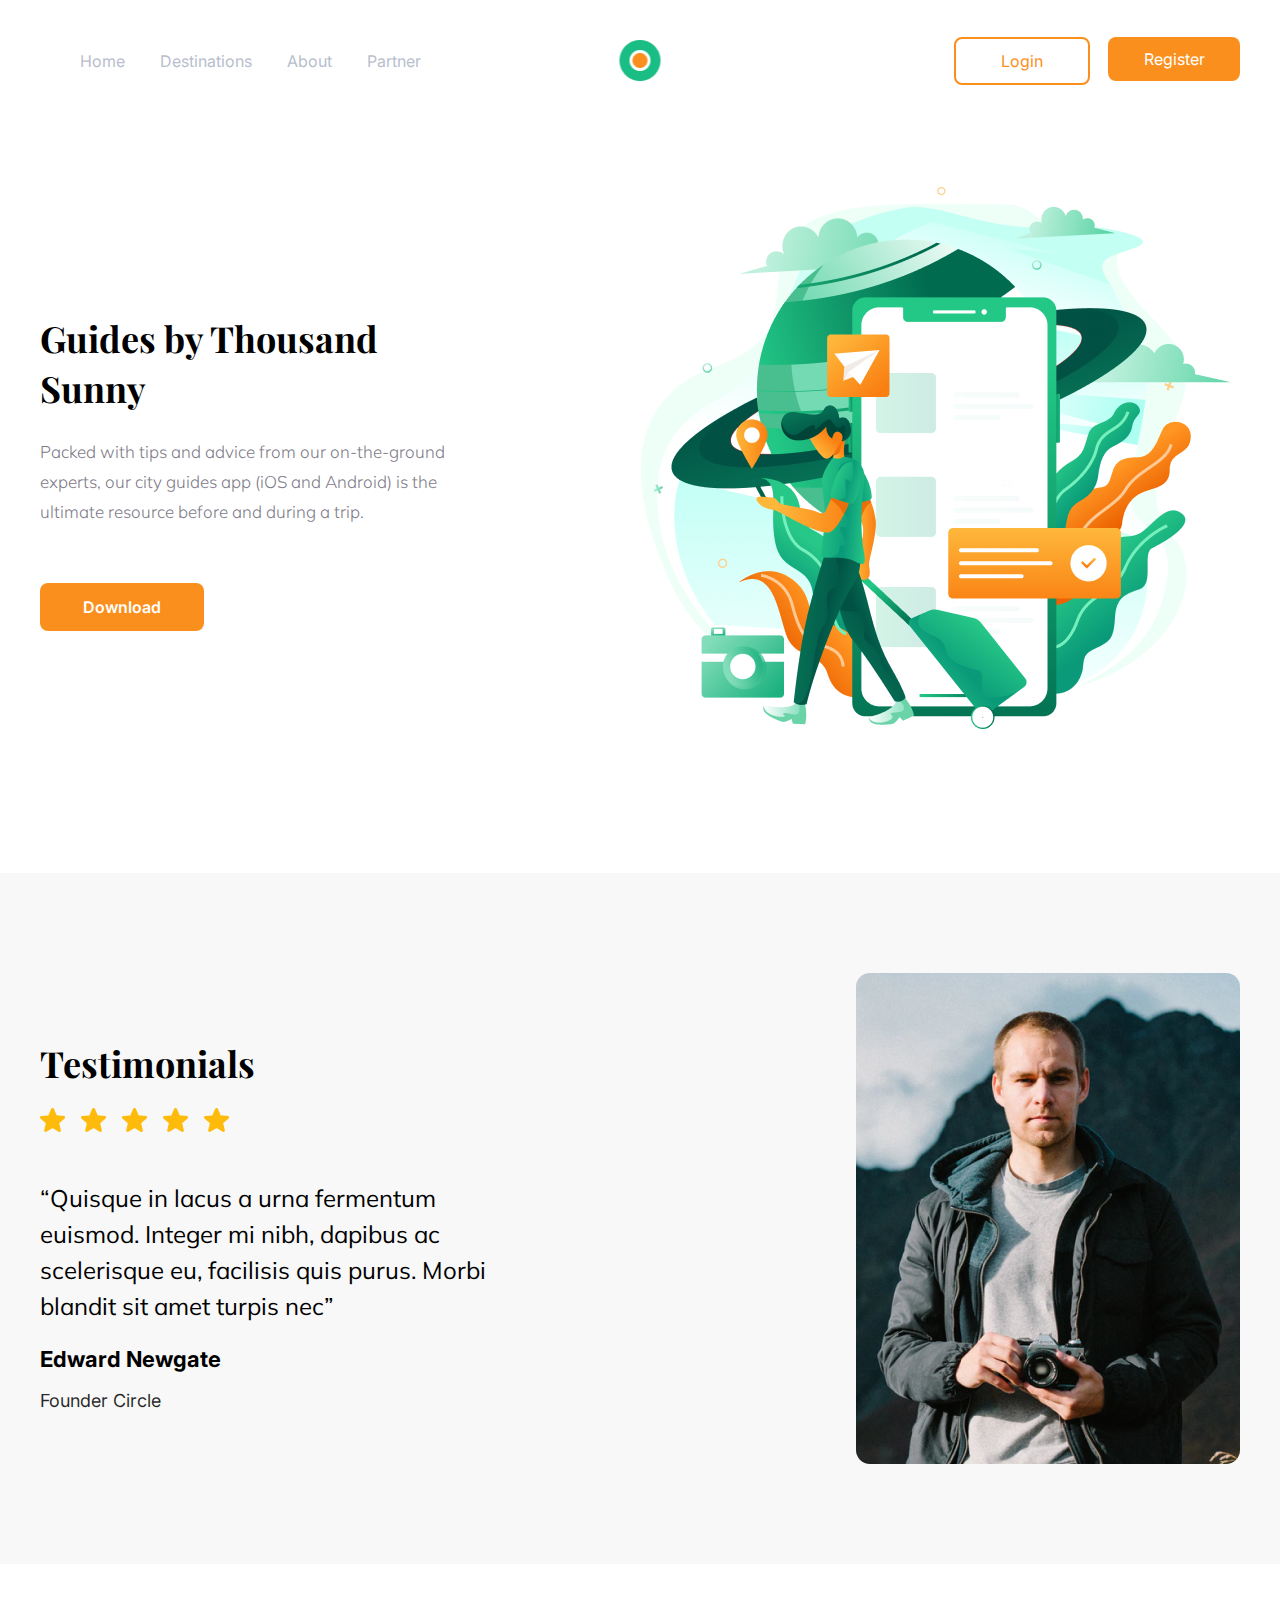
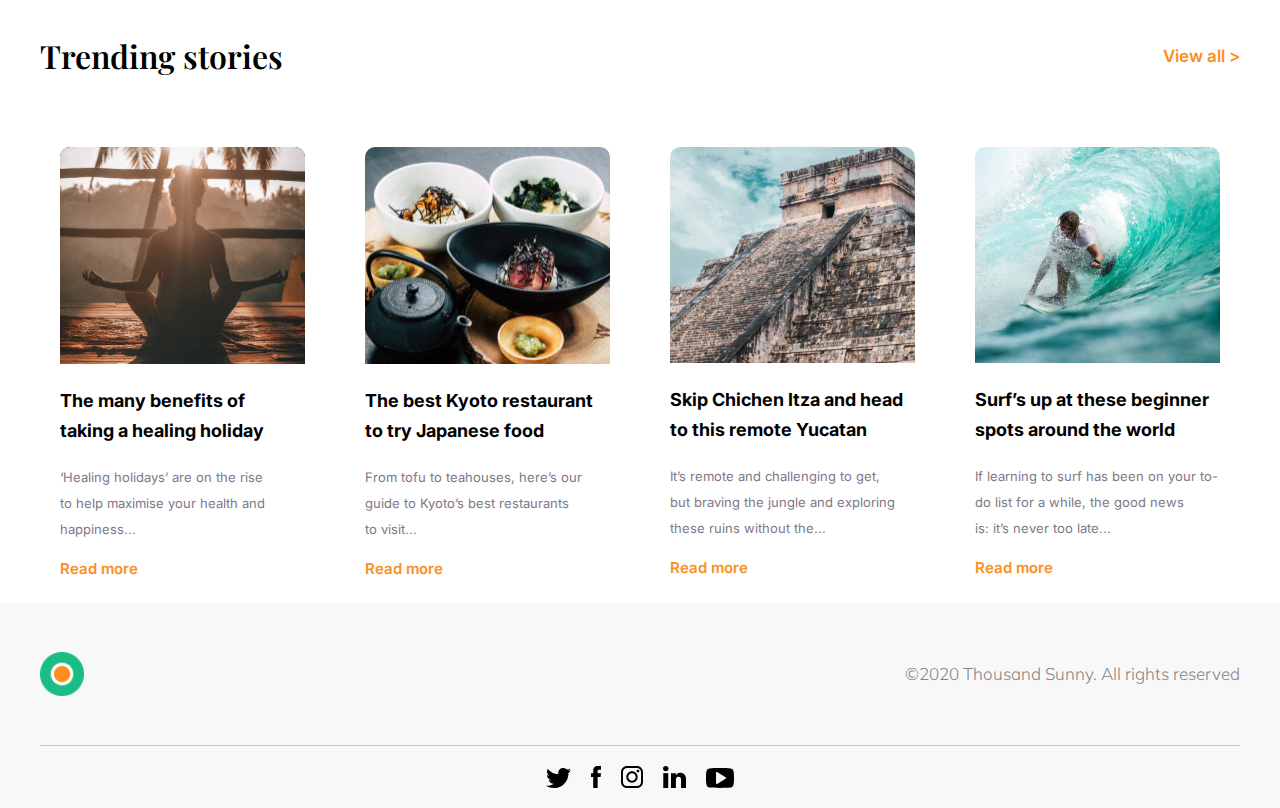
<file: index.html>
<!DOCTYPE html>
<html lang="en">
<head>
    <meta charset="UTF-8">
    <meta name="viewport" content="width=device-width, initial-scale=1.0">
    <title>Thousand</title>
    <link rel="stylesheet" href="/css/styles.css">
    <link href="https://fonts.googleapis.com/css2?family=Mulish:ital,wght@0,200..1000;1,200..1000&display=swap" rel="stylesheet">
    <link href="https://fonts.googleapis.com/css2?family=Playfair+Display:ital,wght@0,400..900;1,400..900&display=swap" rel="stylesheet">
    <link rel="preconnect" href="https://fonts.googleapis.com">
    <link rel="preconnect" href="https://fonts.gstatic.com" crossorigin>
    <link href="https://fonts.googleapis.com/css2?family=Inter:ital,opsz,wght@0,14..32,100..900;1,14..32,100..900&display=swap" rel="stylesheet">
</head>
<body>
    <div class="main-container">
        <header>
            <nav class="top-nav">
                <div class="logo">
                    <img src="/images/logo.png" alt="Logo">
                </div>
                <div class="hamburger" id="hamburger">
                    <span></span>
                    <span></span>
                    <span></span>
                </div>
                <ul class="nav-links" id="nav-links">
                    <li><a href="#">Home</a></li>
                    <li><a href="#">Destinations</a></li>
                    <li><a href="#">About</a></li>
                    <li><a href="#">Partner</a></li>
                </ul>

                <div class="auth-buttons">
                    <a href="#" class="login-btn">Login</a>
                    <a href="#" class="register-btn">Register</a>
                </div>    
            </nav>
        </header>
        
        <section class="hero">
            <div class="guides-by">
                <h1>Guides by Thousand<br>Sunny</h1>
                <p>Packed with tips and advice from our on-the-ground<br>
                experts, our city guides app (iOS and Android) is the<br>
                ultimate resource before and during a trip.</p>
                <a href="#" class="download-link">Download</a>
            </div>
            <div class="image-container">
            <img src="images/Thousand-03.png" alt="Thousand" class="central-photo">
            </div>
        </section>

        <section class="Testimonials">
        <div class="container">
            <div class="second__page">
                <div class="second_text">
                    <h2 class="second__title">Testimonials</h2>
                    <img src="/images/stars.png" class="second__stars">
                    <p class="second__paragraph">
                        “Quisque in lacus a urna fermentum<br>
                        euismod. Integer mi nibh, dapibus ac<br>
                        scelerisque eu, facilisis quis purus. Morbi<br>
                        blandit sit amet turpis nec”
                    </p>
                    <p class="bio">Edward Newgate</p>
                    <p class="bio2">Founder Circle</p>
                </div>
                <img src="/images/image 6.png" alt="Edward Newgate" class="men__cam">
            </div>
        </div>
    </section>


        <section class="trending-stories">
            <div class="container">
            <div class="trending-header">
                <h2 class="trending-title">Trending stories</h2>
                <a href="#" class="view-all">View all ></a>
            </div>
            <div class="blogs-grid">
                <div class="blog">
                    <img src="images/relaxedWoman.svg" alt="Benefits of taking a healing holiday">
                    <h3>The many benefits of<br>
                        taking a healing holiday</h3>
                    <p>‘Healing holidays’ are on the rise<br>
                        to help maximise your health and<br>
                        happiness...</p>
                    <a href="#">Read more</a>
                </div>
                <div class="blog">
                    <img src="/images/food.svg" alt="Kyoto restaurant">
                    <h3>The best Kyoto restaurant<br> 
                        to try Japanese food</h3>
                    <p>From tofu to teahouses, here’s our<br> 
                        guide to Kyoto’s best restaurants<br> 
                        to visit...</p>
                    <a href="#">Read more</a>
                </div>
                <div class="blog">
                    <img src="images/buildings.svg" alt="Yucatan trip">
                    <h3>Skip Chichen Itza and head<br> 
                        to this remote Yucatan</h3>
                    <p>It’s remote and challenging to get,<br> 
                        but braving the jungle and exploring<br> 
                        these ruins without the...</p>
                    <a href="#">Read more</a>
                </div>
                <div class="blog">
                    <img src="images/surf.svg" alt="Surfing spots">
                    <h3>Surf’s up at these beginner<br> 
                        spots around the world</h3>
                    <p>If learning to surf has been on your to-<br>
                        do list for a while, the good news<br> 
                        is: it’s never too late...</p>
                    <a href="#">Read more</a>
                </div>
            </div>
            </div>
        </section>

        <footer class="footer">
            <div class="container">
                <div class="footer__top">
                    <img src="/images/logo.png" class="footer__logo" alt="Logo">
                    <p class="footer__text">©2020 Thousand Sunny. All rights reserved</p>
                </div>
                <hr class="footer__hr">
                <div class="footer__bottom">
                    <a href="#" class="fab fa-twitter"><img src="/images/Frame.svg"></a>
                    <a href="#" class="fab fa-facebook-f"><img src="/images/Frame2.svg"></a>
                    <a href="#" class="fab fa-instagram"><img src="/images/Frame3.svg"></a>
                    <a href="#" class="fab fa-linkedin-in"><img src="/images/Frame4.svg"></a>
                    <a href="#" class="fab fa-youtube"><img src="/images/Frame5.svg"></a>
                </div>
            </div>
        </footer>  
    </div>

    <script>
        
        const hamburger = document.getElementById('hamburger');
        const navLinks = document.getElementById('nav-links');

        hamburger.addEventListener('click', () => {
            
            navLinks.classList.toggle('active');
        });
    </script>

</body>

</html>
</file>
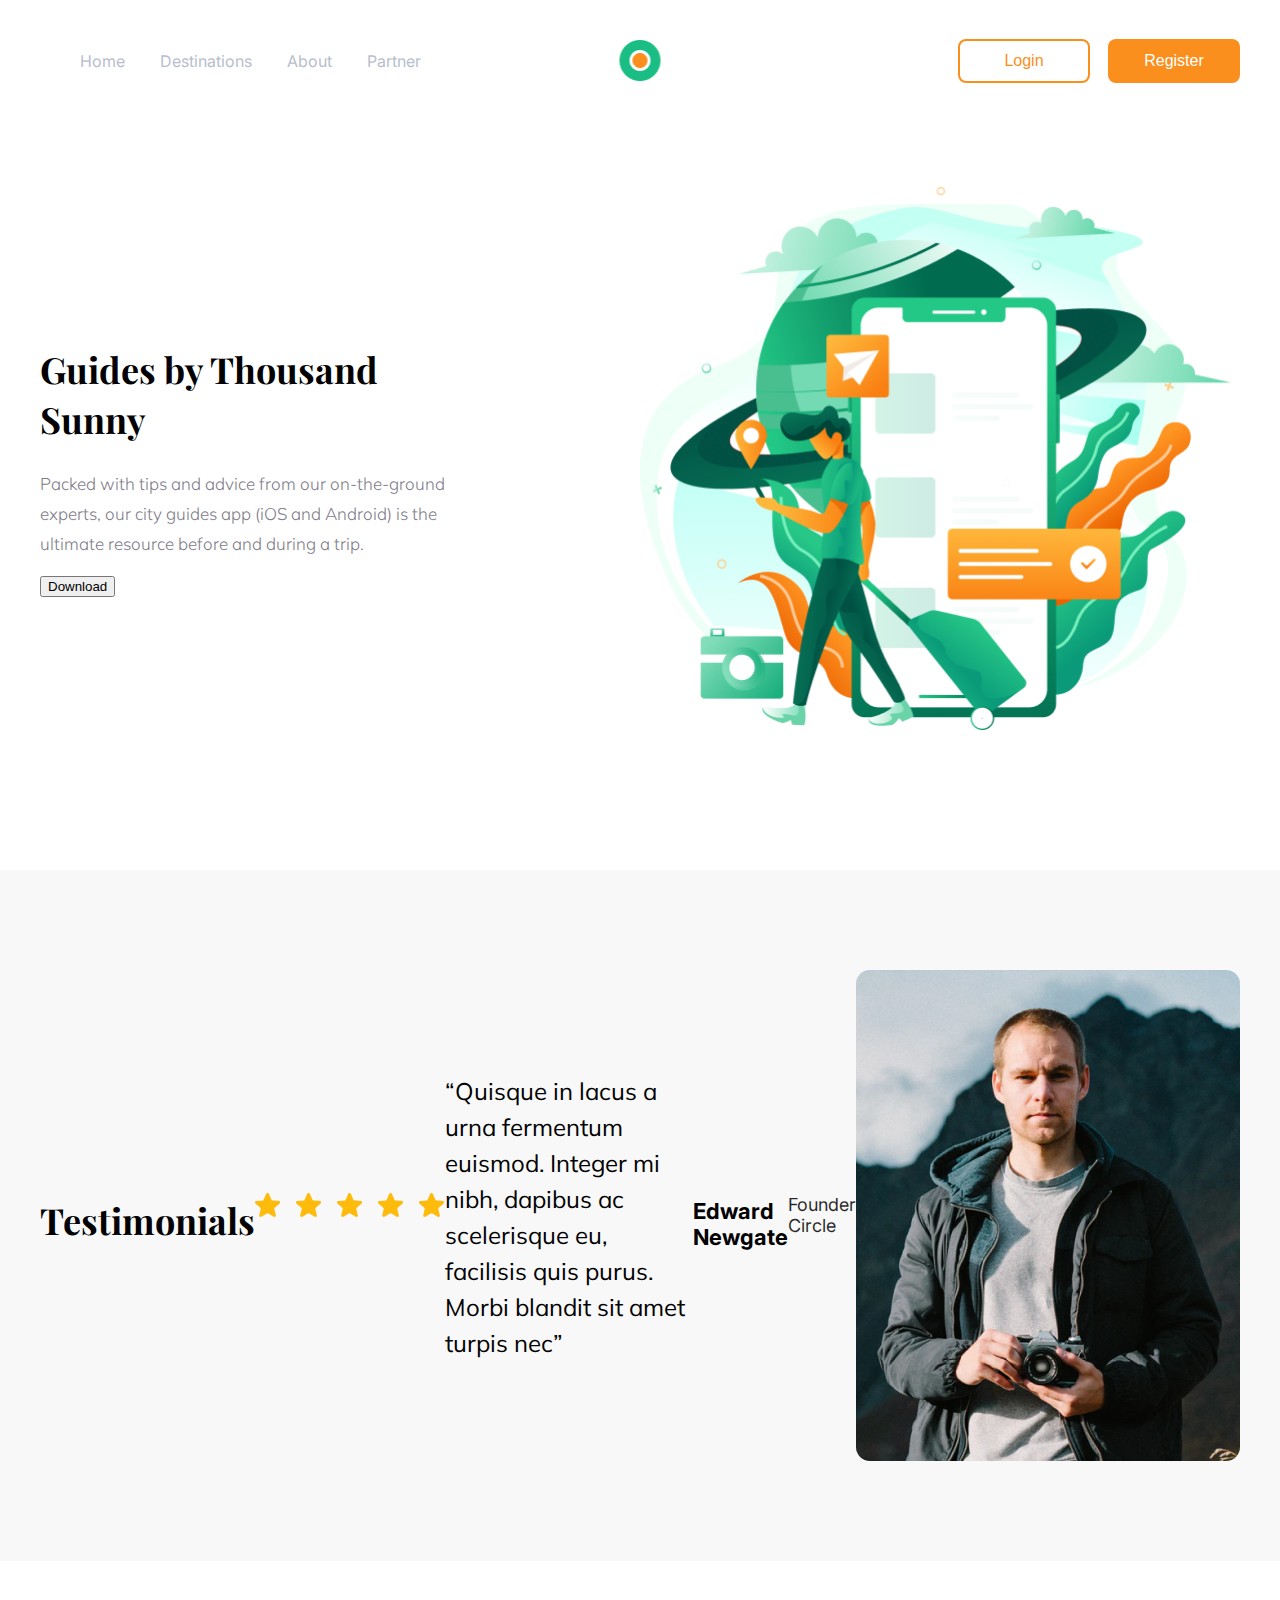
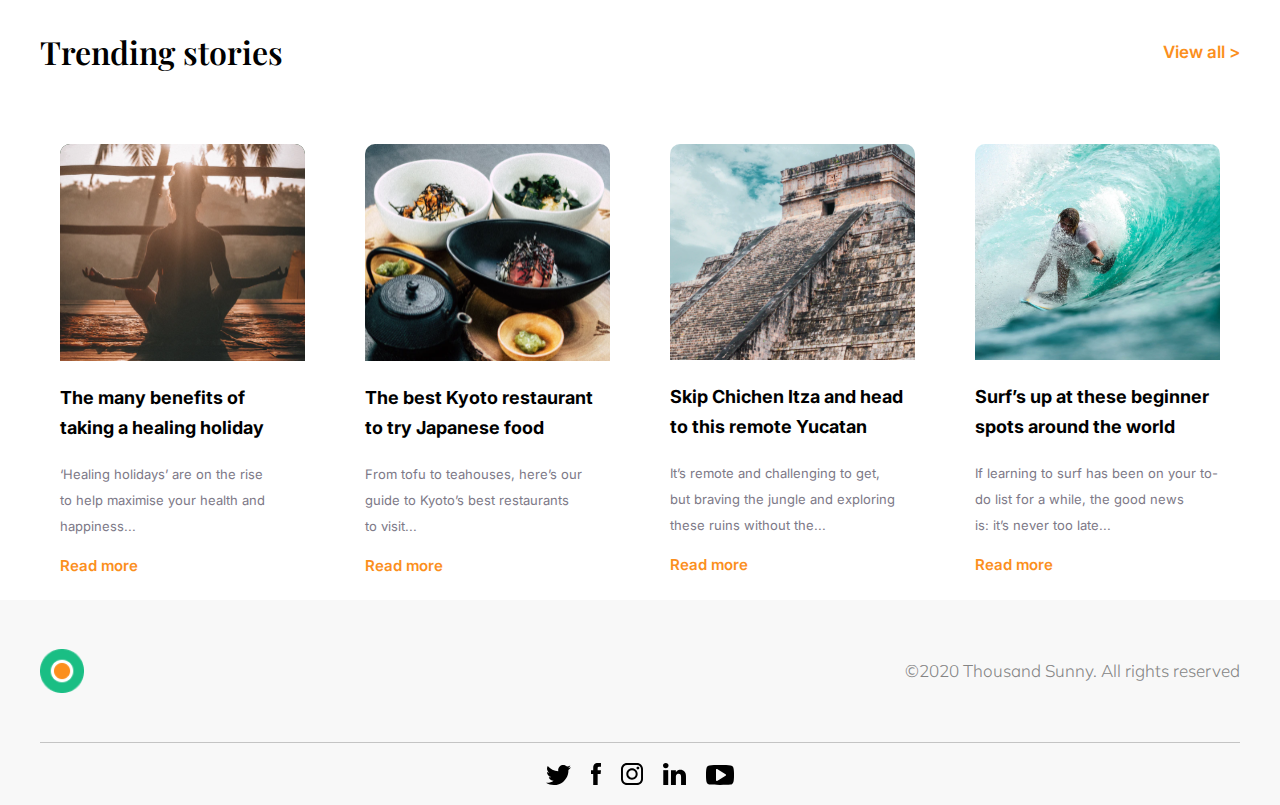
<file: index1.html>
<!DOCTYPE html>
<html lang="en">
<head>
    <meta charset="UTF-8">
    <meta name="viewport" content="width=device-width, initial-scale=1.0">
    <title>Thousand</title>
    <link rel="stylesheet" href="/css/styles.css">
    <link href="https://fonts.googleapis.com/css2?family=Mulish:ital,wght@0,200..1000;1,200..1000&display=swap" rel="stylesheet">
    <link href="https://fonts.googleapis.com/css2?family=Playfair+Display:ital,wght@0,400..900;1,400..900&display=swap" rel="stylesheet">
    <link rel="preconnect" href="https://fonts.googleapis.com">
    <link rel="preconnect" href="https://fonts.gstatic.com" crossorigin>
    <link href="https://fonts.googleapis.com/css2?family=Inter:ital,opsz,wght@0,14..32,100..900;1,14..32,100..900&display=swap" rel="stylesheet">
</head>
<body>
    <div class="main-container">
        <header>
            <nav class="top-nav">
                <ul class="nav-links">
                    <li><a href="#">Home</a></li>
                    <li><a href="#">Destinations</a></li>
                    <li><a href="#">About</a></li>
                    <li><a href="#">Partner</a></li>
                </ul>
                <div class="logo">
                    <img src="/images/logo.png" alt="Logo">
                </div>
                <div class="auth-buttons">
                    <button class="login-btn">Login</button>
                    <button class="register-btn">Register</button>
                </div>
            </nav>
        </header>
        
        <section class="hero">
            <div class="guides-section"></div>
            <div class="guides-by">
                <h1>Guides by Thousand<br>Sunny</h1>
                <p>Packed with tips and advice from our on-the-ground<br>
                experts, our city guides app (iOS and Android) is the<br>
                ultimate resource before and during a trip.</p>
                <button class="download-button">Download</button>
            </div>
            <img src="images/Thousand-03.png" alt="Thousand" class="central-photo">
        </section>

        <section class="Testimonials">
            <div class="container">
                <div class="second__page">
                    <h2 class="second__title">Testimonials</h2>
                    <img src="/images/stars.png" class="second__stars">
                    <p class="second__paragraph">
                        “Quisque in lacus a urna fermentum euismod. Integer mi nibh, dapibus ac scelerisque eu, facilisis quis purus. Morbi blandit sit amet turpis nec”
                    </p>
                    <p class="bio">
                        Edward Newgate
                    </p>
                    <p class="bio2">
                        Founder Circle
                    </p>
                    <img src="/images/image 6.png" class="men__cam">

                
                </div>
            </div>
        </section>

        <section class="trending-stories">
            <div class="container">
            <div class="trending-header">
                <h2 class="trending-title">Trending stories</h2>
                <a href="#" class="view-all">View all ></a>
            </div>
            <div class="blogs-grid">
                <div class="blog">
                    <img src="images/relaxedWoman.svg" alt="Benefits of taking a healing holiday">
                    <h3>The many benefits of<br> 
                        taking a healing holiday</h3>
                    <p>‘Healing holidays’ are on the rise<br> 
                        to help maximise your health and<br> 
                        happiness...</p>
                    <a href="#">Read more</a>
                </div>
                <div class="blog">
                    <img src="images/food.svg" alt="Kyoto restaurant">
                    <h3>The best Kyoto restaurant<br> 
                        to try Japanese food</h3>
                    <p>From tofu to teahouses, here’s our<br> 
                        guide to Kyoto’s best restaurants<br> 
                        to visit...</p>
                    <a href="#">Read more</a>
                </div>
                <div class="blog">
                    <img src="images/buildings.svg" alt="Yucatan trip">
                    <h3>Skip Chichen Itza and head<br> 
                        to this remote Yucatan</h3>
                    <p>It’s remote and challenging to get,<br> 
                        but braving the jungle and exploring<br> 
                        these ruins without the...</p>
                    <a href="#">Read more</a>
                </div>
                <div class="blog">
                    <img src="images/surf.svg" alt="Surfing spots">
                    <h3>Surf’s up at these beginner<br> 
                        spots around the world</h3>
                    <p>If learning to surf has been on your to-<br>
                        do list for a while, the good news<br> 
                        is: it’s never too late...</p>
                    <a href="#">Read more</a>
                </div>
            </div>
            </div>
        </section>

        <footer class="footer">
            <div class="container">
                <div class="footer__top">
                    <img src="/images/logo.png" class="footer__logo" alt="Logo">
                    <p class="footer__text">©2020 Thousand Sunny. All rights reserved</p>
                </div>
                <hr class="footer__hr">
                <div class="footer__bottom">
                    <a href="#" class="fab fa-twitter"><img src="images/Frame.svg"></a>
                    <a href="#" class="fab fa-facebook-f"><img src="images/Frame2.svg"></a>
                    <a href="#" class="fab fa-instagram"><img src="images/Frame3.svg"></a>
                    <a href="#" class="fab fa-linkedin-in"><img src="images/Frame4.svg"></a>
                    <a href="#" class="fab fa-youtube"><img src="images/Frame5.svg"></a>
                </div>
            </div>
        </footer>  
    </div>
</body>

</html>
</file>
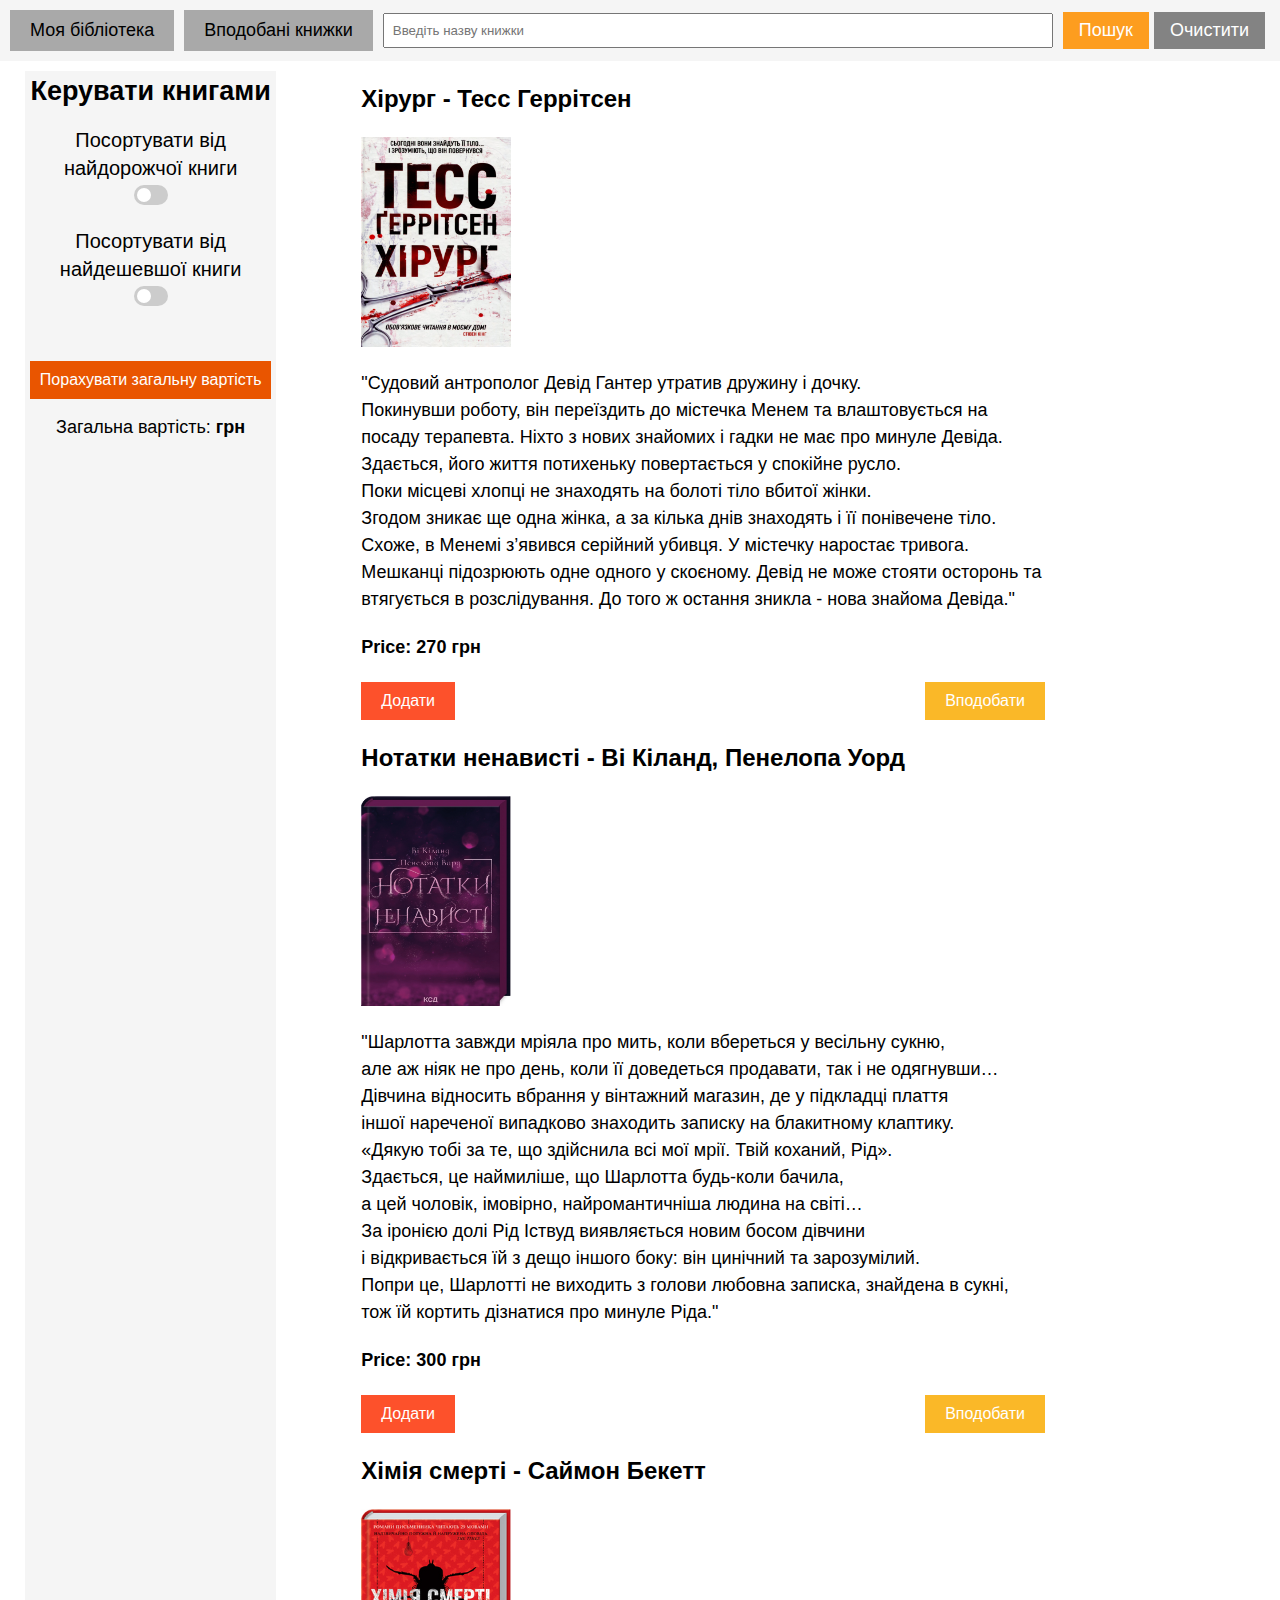
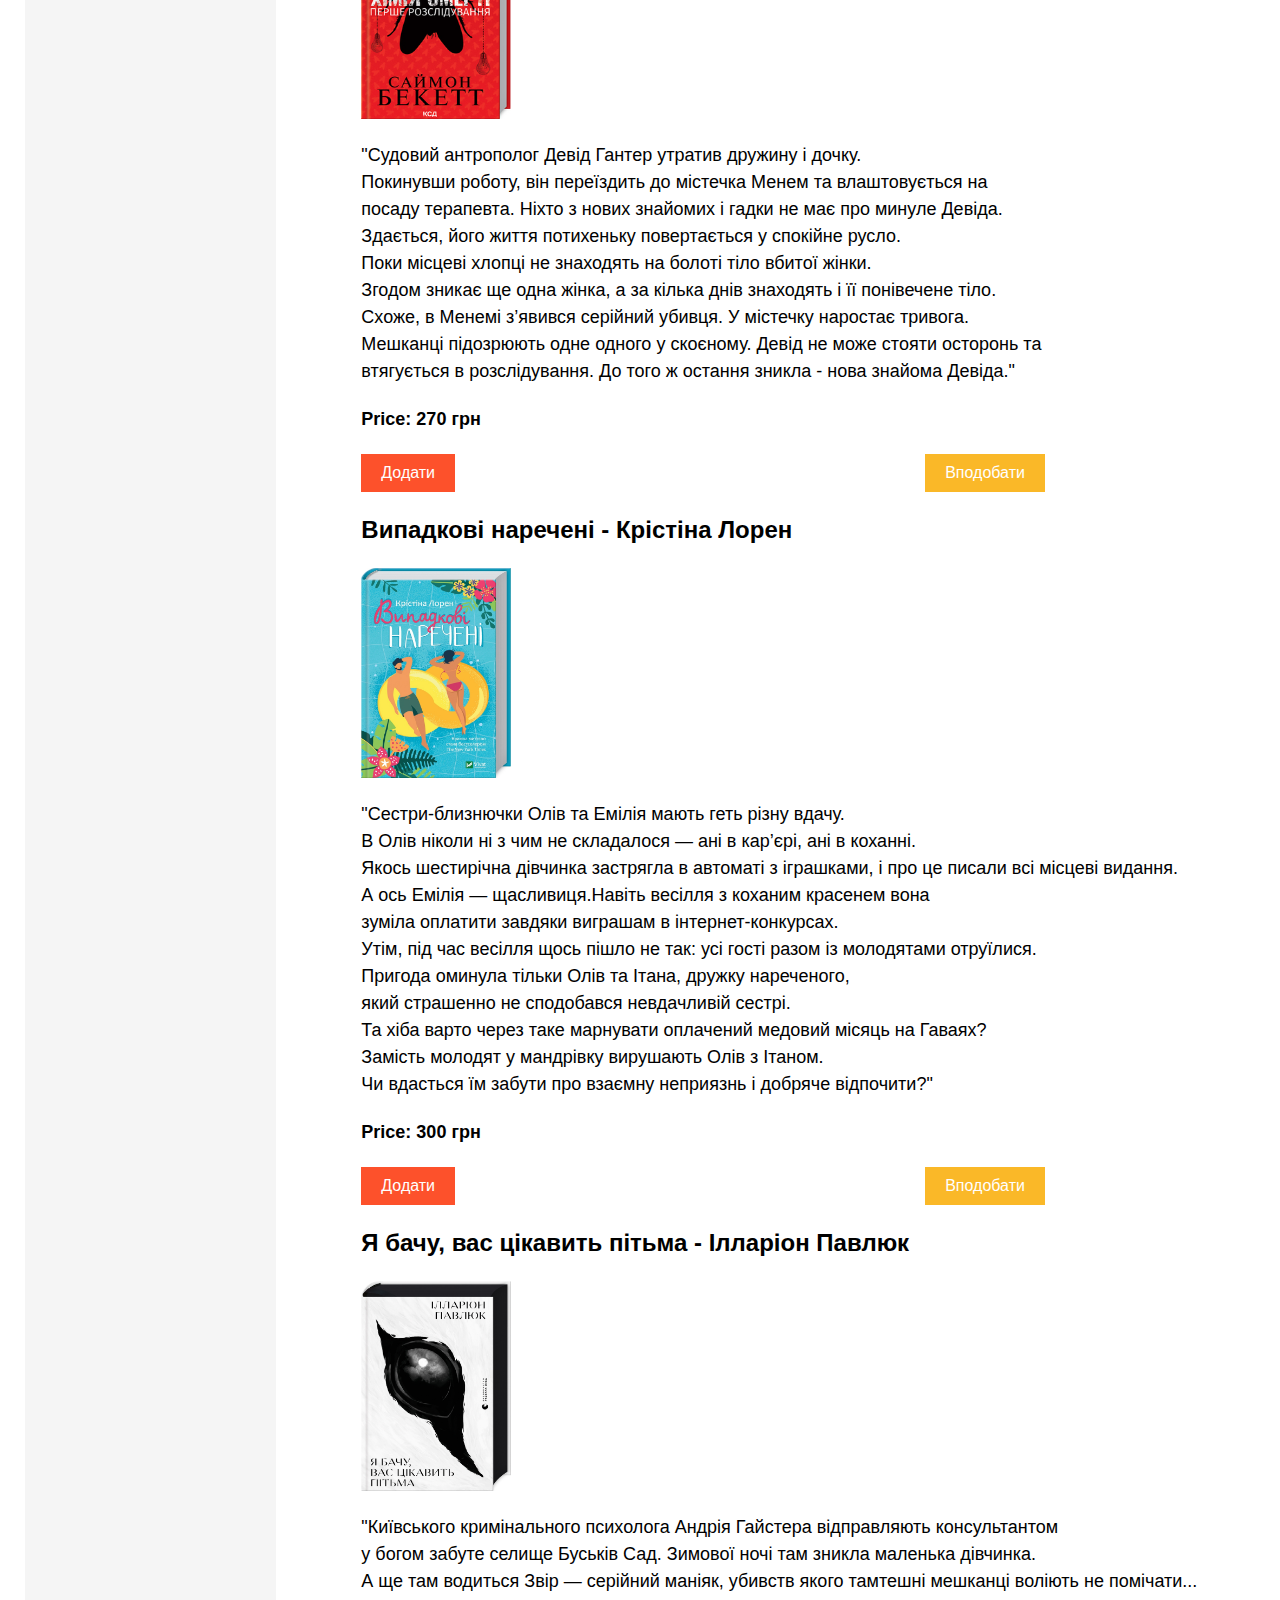
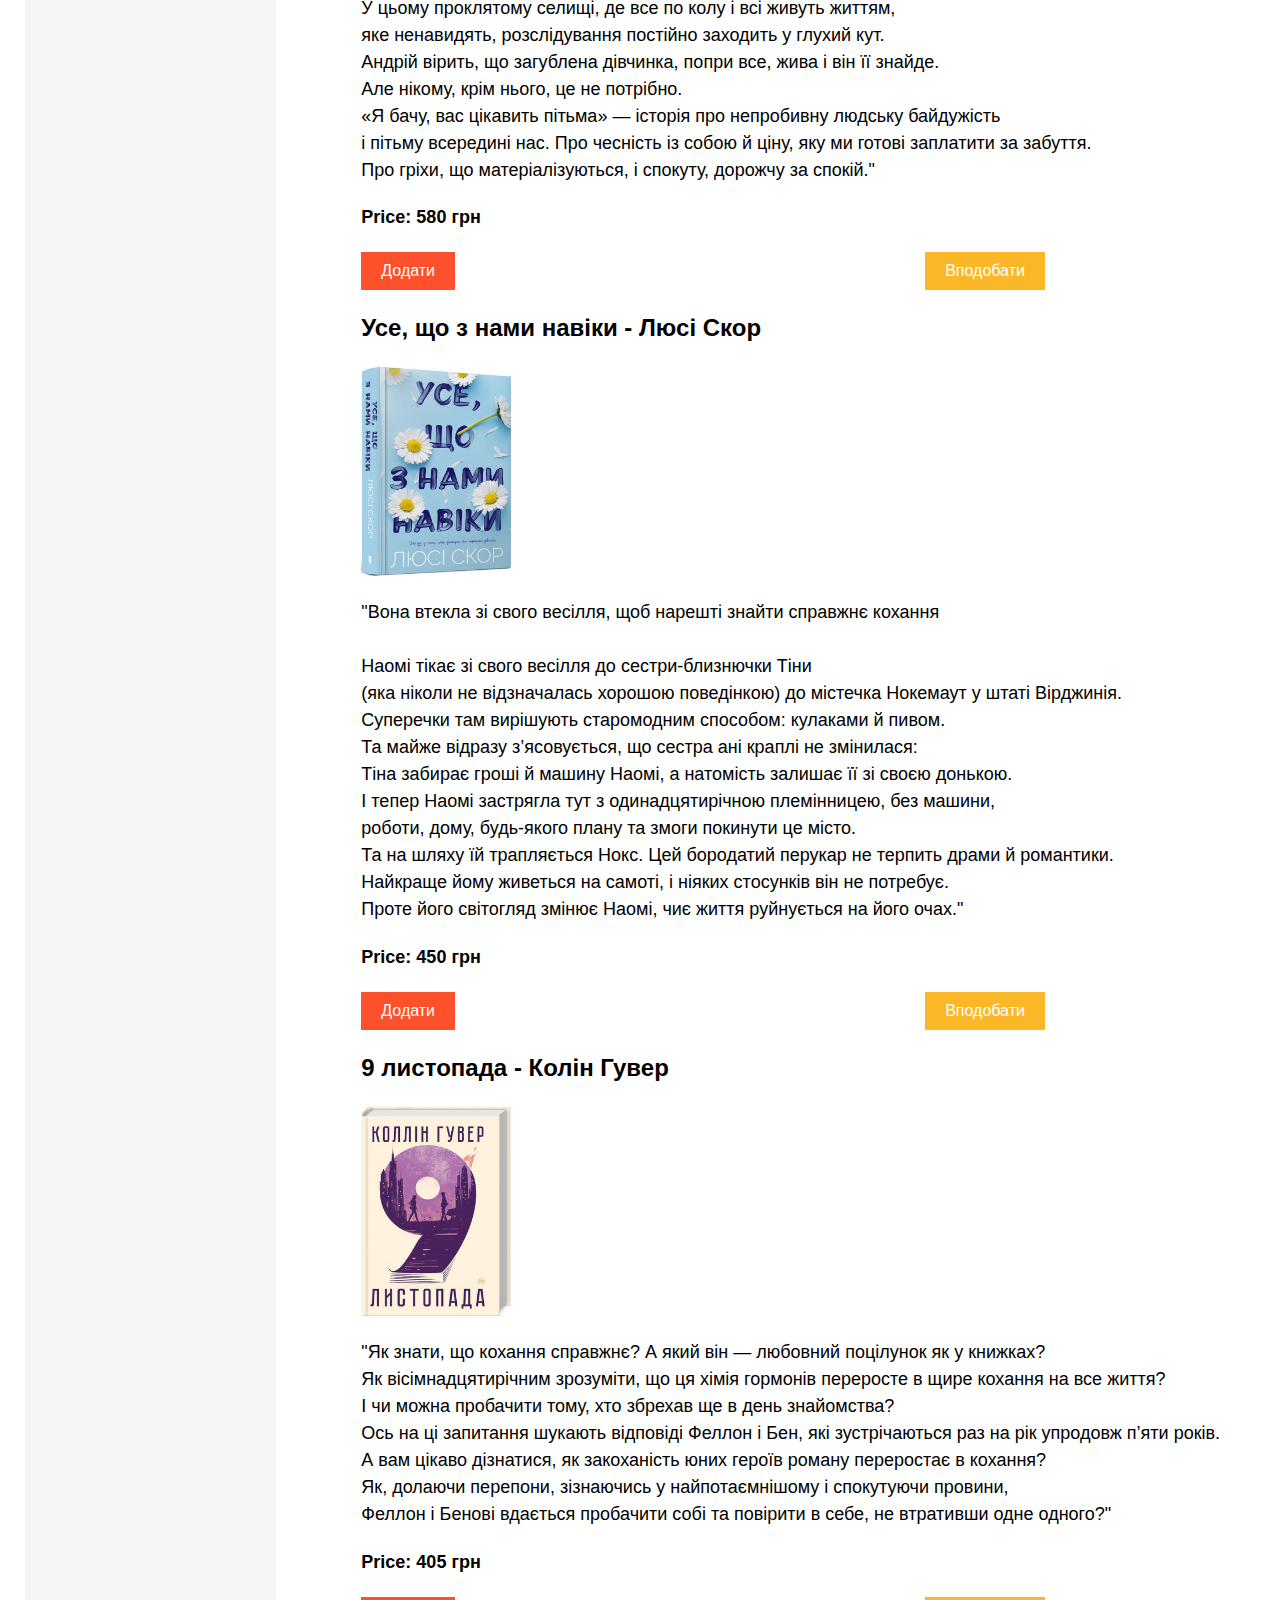
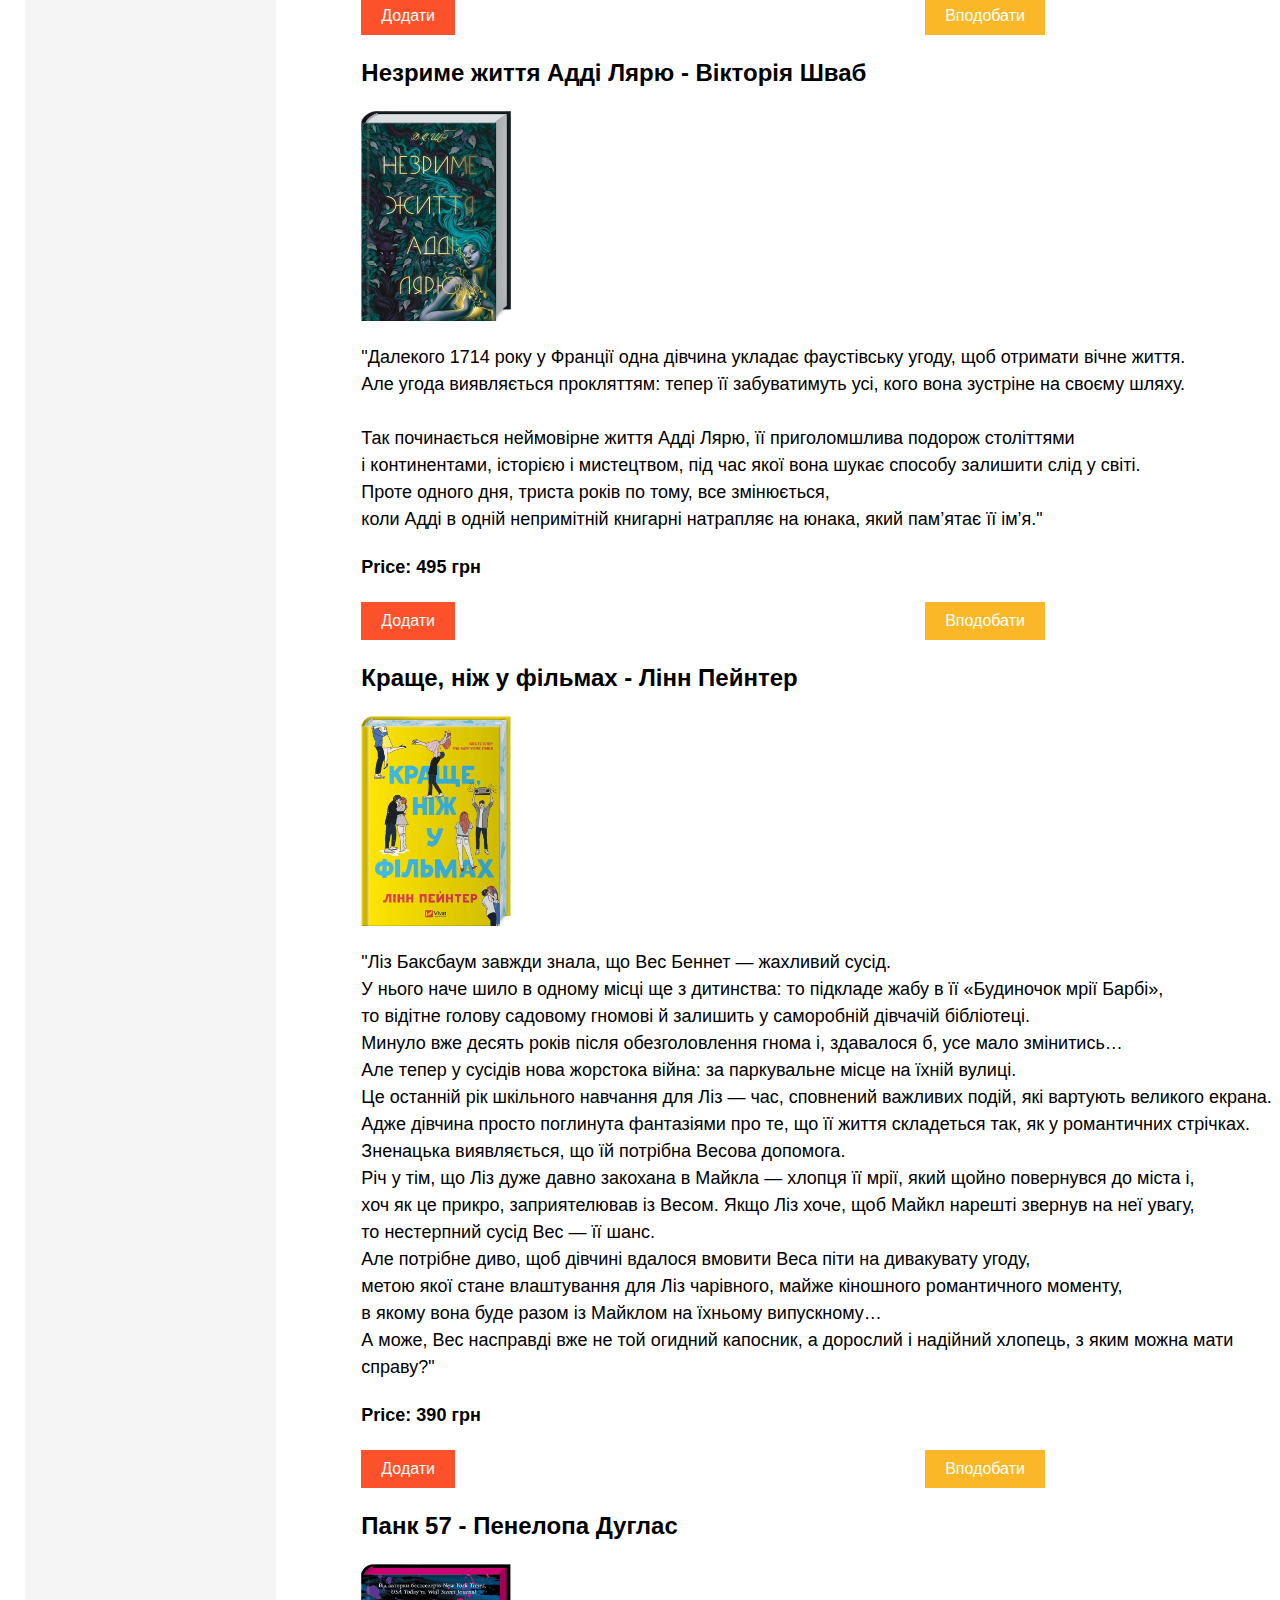
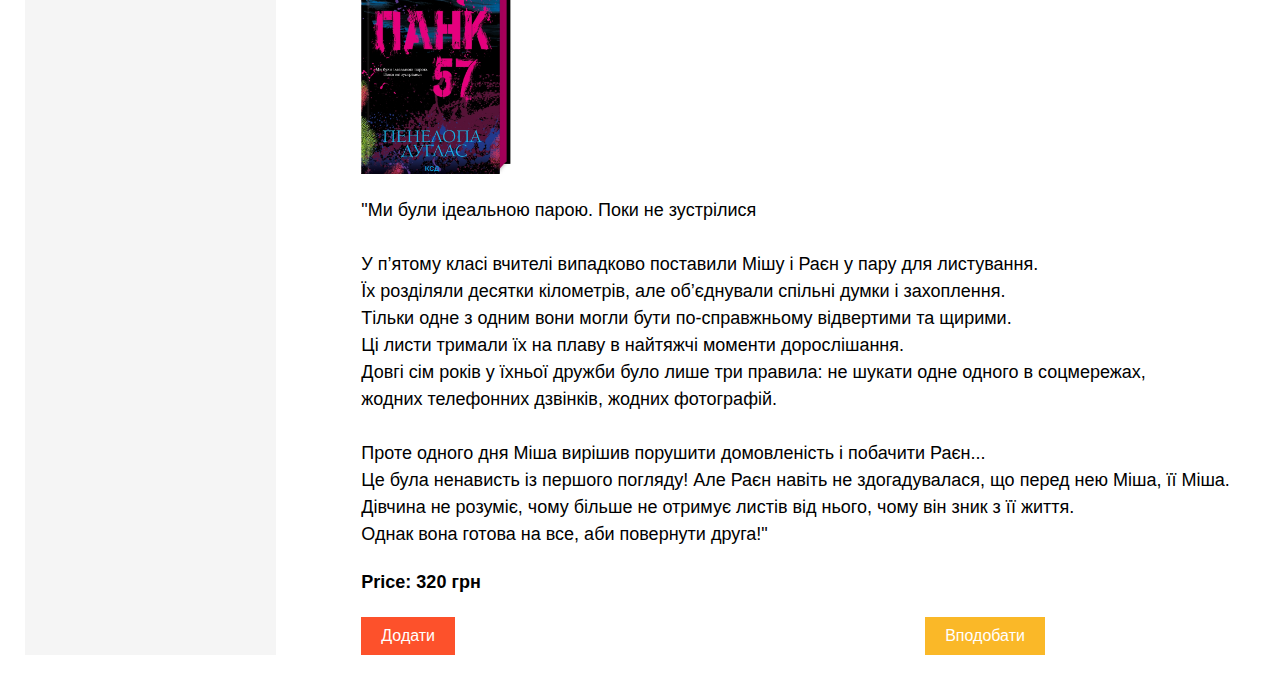
<file: lab3.index.html>
<!DOCTYPE html>
<html lang="en">
<head>
    <meta charset="UTF-8">
    <meta name="viewport" content="width=device-width, initial-scale=1.0">
    <title>My Page</title>
    <link rel="stylesheet" href="styles.css">
    <script src="script.js" defer></script>
</head>
<body>
    <header>
        <nav>
            <a class="nav_btn">Моя бібліотека</a>
            <a class="nav_btn">Вподобані книжки</a>
            <input type="text" placeholder="Введіть назву книжки" class="search-bar" id="search-bar">
            <a class="search-btn" id="search-btn">Пошук</a>
            <a class="clear-btn" id="clear-btn">Очистити</a>
        </nav>
    </header>

    <main>
        <aside>
            <h2>Керувати книгами</h2>
            <div class="label-switch">
                <label for="sort-expensive">Посортувати від</label>
                <label for="sort-expensive">найдорожчої книги</label>
                <label class="switch">
                    <input type="checkbox" id="sort-expensive">
                    <span class="slider round"></span>
                </label>
            </div>
            <div class="label-switch">
                <label for="sort-cheap">Посортувати від</label>
                <label for="sort-cheap">найдешевшої книги</label>
                <label class="switch">
                    <input type="checkbox" id="sort-cheap">
                    <span class="slider round"></span>
                </label>
            </div>
            <button class="count-btn" id="count-btn">Порахувати загальну вартість</button>
            <p>Загальна вартість: <span class="total-expenses">грн</span></p>
        </aside>
        
        <section class="books-cards" id="books-cards">
           
        </section>
    </main>

</body>
</html>
</file>
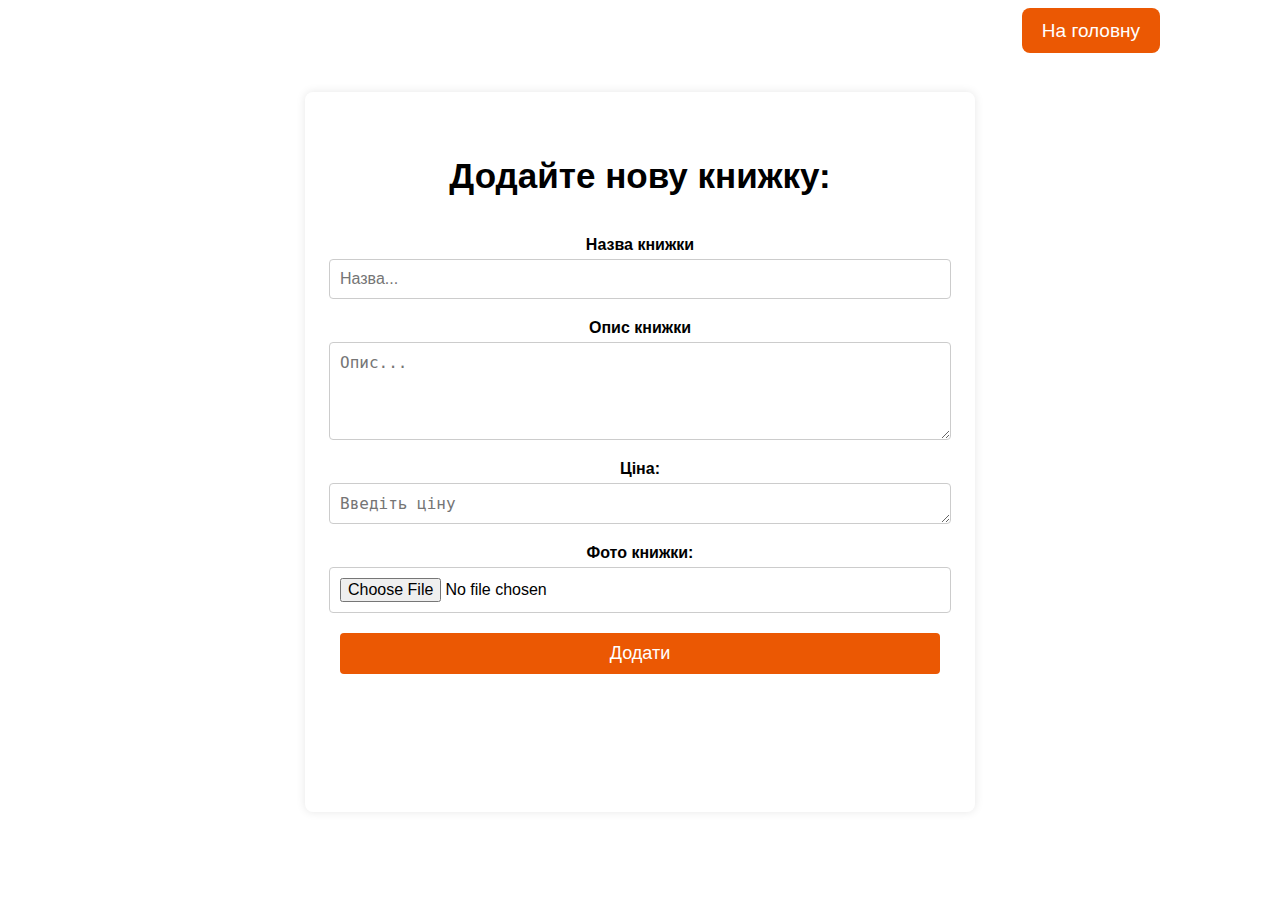
<file: addPage/lab4.add-page.html>
<!DOCTYPE html>
<html lang="en">
<head>
    <meta charset="UTF-8">
    <meta name="viewport" content="width=device-width, initial-scale=1.0">
    <link rel="stylesheet" href="style.add-page.css">
    <script src="script.add-page.js" defer></script>
    <title>Create Page</title>
</head>
<body>
    <header>
        <nav>
            <a class="nav-btn" href="../mainPage/lab4.index.html">На головну</a>
        </nav>
    </header>

    <main class="container-main">
        <section class="forms-library" id="forms-library">
            <h2>Додайте нову книжку:</h2>
            <form id="libraryForm">
                <div class="form-group">
                    <label for="title">Назва книжки</label>
                    <input type="text" id="title" name="title" placeholder="Назва..." required>
                </div>

                <div class="form-group">
                    <label for="description">Опис книжки</label>
                    <textarea id="description" name="description" rows="4" placeholder="Опис..." required></textarea>
                </div>

                <div class="form-group">
                    <label for="price">Ціна:</label>
                    <textarea id="price" name="price" rows="1" placeholder="Введіть ціну" required></textarea>
                </div>
                
                <div class="form-group">
                    <label for="image">Фото книжки:</label>
                    <input type="file" id="image" name="image" accept="image/*" required>
                </div>

                <button type="sumbit-btn">Додати</button>
                <div id="errorMessage" class="error-message" style="display: none;">
                    Ой, щось пішло не так. Перевірте введені дані та спробуйте ще раз!
                </div>
            </form>
    

        </section>
    </main>
</body>
</html>
</file>
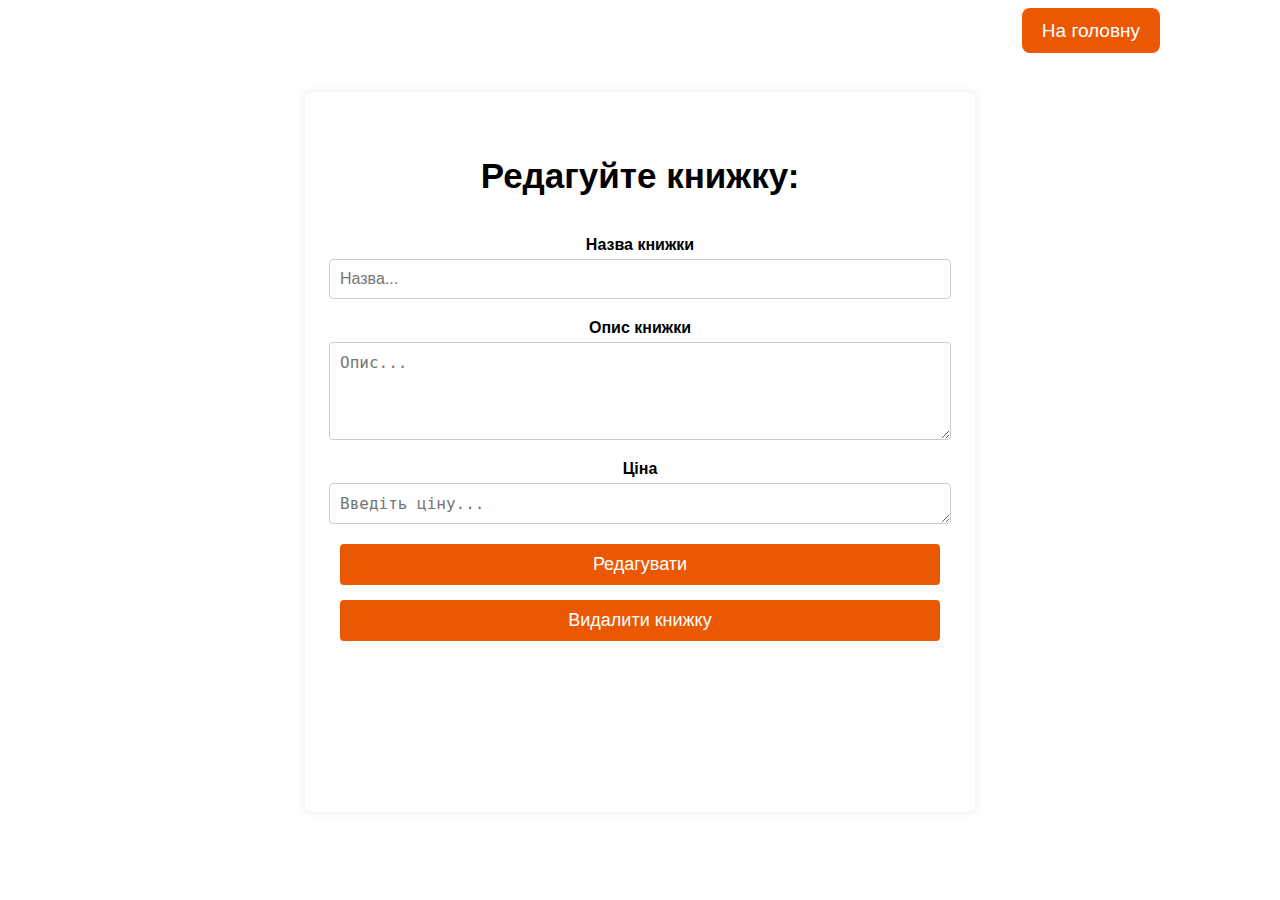
<file: editPage/lab4.edit-page.html>
<!DOCTYPE html>
<html lang="en">
<head>
    <meta charset="UTF-8">
    <meta name="viewport" content="width=device-width, initial-scale=1.0">
    <link rel="stylesheet" href="style.edit-page.css">
    <script src="script.edit-page.js" defer></script>
    <title>Edit Page</title>
</head>
<body>
    
    <header>
        <nav>
            <a class="nav-btn" href="../mainPage/lab4.index.html">На головну</a>
        </nav>
    </header>

    <main class="container-main">
        <section class="forms-library" id="forms-library">
            <h2>Редагуйте книжку:</h2>
            <form id="libraryForm">
                <div class="form-group">
                    <label for="title">Назва книжки</label>
                    <input type="text" id="title" name="title" placeholder="Назва..." required>
                </div>

                <div class="form-group">
                    <label for="description">Опис книжки</label>
                    <textarea id="description" name="description" rows="4" placeholder="Опис..." required></textarea>
                </div>

                <div class="form-group">
                    <label for="price">Ціна</label>
                    <textarea id="price" name="price" rows="1" placeholder="Введіть ціну..." required></textarea>
                </div>

                <button type="sumbit">Редагувати</button>
                <button type="button" id="deleteButton">Видалити книжку</button>
                <div id="errorMessage" class="error-message" style="display: none;">
                    Ой, щось пішло не так. Перевірте введені дані та спробуйте ще раз!
                </div>
            </form>
    

        </section>
    </main>
</body>
</html>
</file>
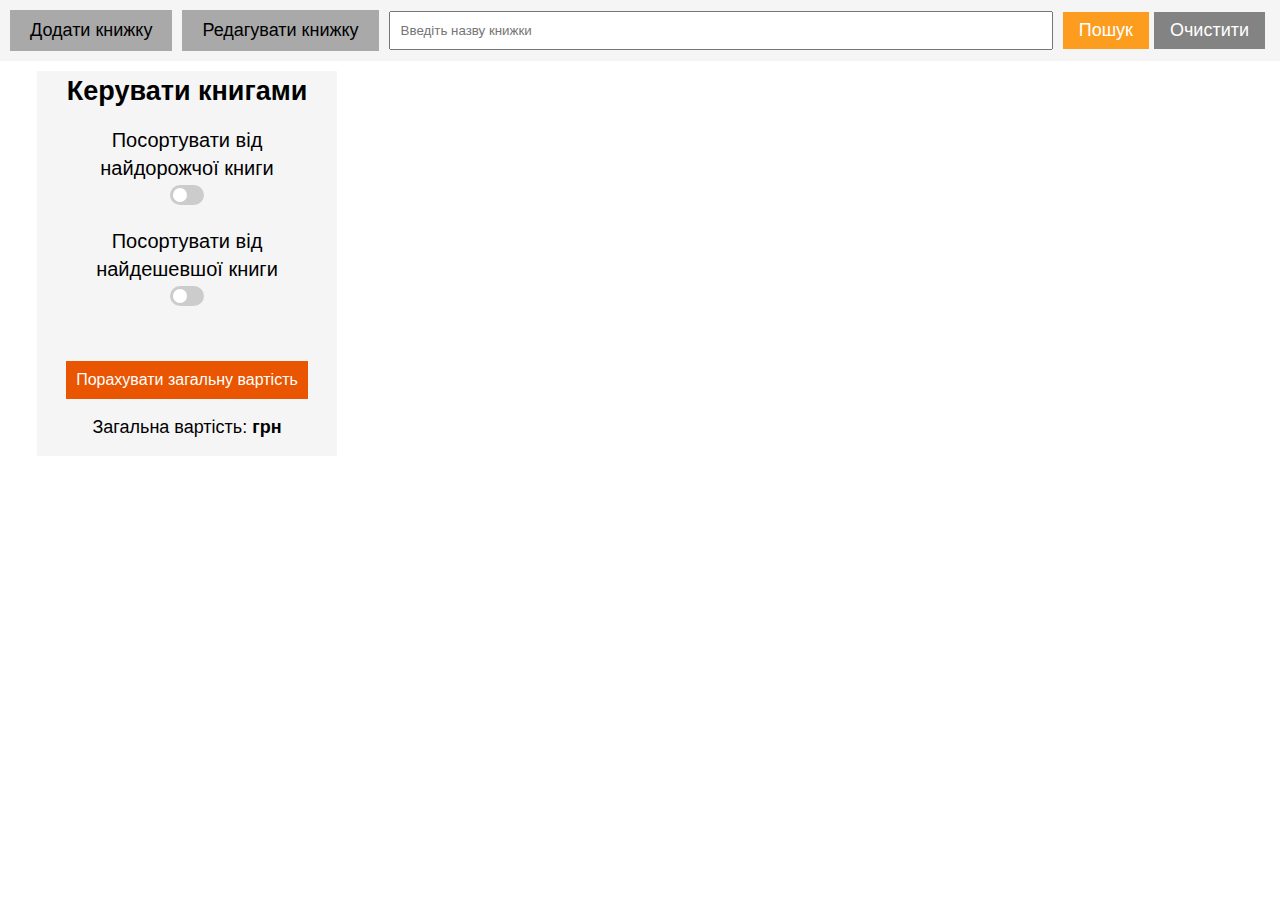
<file: mainPage/lab4.index.html>
<!DOCTYPE html>
<html lang="en">
<head>
    <meta charset="UTF-8">
    <meta name="viewport" content="width=device-width, initial-scale=1.0">
    <title>My Page</title>
    <link rel="stylesheet" href="styles.main-page.css">
    <script src="script.main-page.js" defer></script>
</head>
<body>
    <header>
        <nav>
            <a class="nav_btn" href="../addPage/lab4.add-page.html">Додати книжку</a>
            <a class="nav_btn" href="../editPage/lab4.edit-page.html">Редагувати книжку</a>
            <input type="text" placeholder="Введіть назву книжки" class="search-bar" id="search-bar">
            <a class="search-btn" id="search-btn">Пошук</a>
            <a class="clear-btn" id="clear-btn">Очистити</a>
        </nav>
    </header>

    <main>
        <aside>
            <h2>Керувати книгами</h2>
            <div class="label-switch">
                <label for="sort-expensive">Посортувати від</label>
                <label for="sort-expensive">найдорожчої книги</label>
                <label class="switch">
                    <input type="checkbox" id="sort-expensive">
                    <span class="slider round"></span>
                </label>
            </div>
            <div class="label-switch">
                <label for="sort-cheap">Посортувати від</label>
                <label for="sort-cheap">найдешевшої книги</label>
                <label class="switch">
                    <input type="checkbox" id="sort-cheap">
                    <span class="slider round"></span>
                </label>
            </div>
            <button class="count-btn" id="count-btn">Порахувати загальну вартість</button>
            <p>Загальна вартість: <span class="total-expenses">грн</span></p>
        </aside>
        <div class="container-main">
            <section class="books-cards" id="books-cards">
            </section>
        </div>
    </main>

</body>
</html>
</file>
<file: css/styles.css>
@import "./global.css";
@import "./header.css";
@import "./main.css";
@import "./second-page.css";
@import "./trending-stories.css";
@import "./footer.css";
</file>
<file: styles.css>
@import "./header.css";
@import "./aside.main.css";
@import "./main.css";
</file>
<file: addPage/style.add-page.css>
body {
    font-family: Arial, sans-serif;
    background-color: #ffffff;
    padding: 20px;
    margin: 0;
    
}

.container-main {
    text-align: center;
    display: flex;
    justify-content: center;
    margin-top: 50px;
    height: 80vh;
}

.forms-library {
    max-width: 600px;
    margin: 0 auto;
    width: 100%;
    background-color: white;
    padding: 35px;
    border-radius: 8px;
    box-shadow: 0 0 10px rgba(0, 0, 0, 0.1);
}

h2 {
    margin-bottom: 40px;
    font-size: 35px;
}

.form-group {
    margin-bottom: 30px;
    display: flex;
    flex-direction: column; 
    align-items: center; 
    margin-bottom: 20px;
    width: 100%;
}

label {
    display: block;
    font-weight: bold;
    margin-bottom: 5px;
}

input, textarea, select {
    width: 100%;
    padding: 10px;
    font-size: 16px;
    border: 1px solid #ccc;
    border-radius: 4px;
}

button {
    width: 100%;
    padding: 10px;
    background-color: #eb5803;
    color: white;
    border: none;
    border-radius: 4px;
    font-size: 18px;
    cursor: pointer;
}

button:hover {
    background-color: #b74300;
}

.error-message {
    color: #d98f34;
    margin-top: 15px;
    text-align: center;
    font-weight: bold;
}

nav {
    text-align: end;
    margin-right: 100px;
}

nav a{
    color: white;
    font-size: 19px;
    background-color: #eb5803;
    padding: 12px 20px;
    border: none;
    border-radius: 8px;
    cursor: pointer;
    text-decoration: none;
}

nav a:hover {
    background-color: #b74300;
}
</file>
<file: editPage/style.edit-page.css>
body {
    font-family: Arial, sans-serif;
    background-color: #ffffff;
    padding: 20px;
    margin: 0;   
}

nav {
    text-align: end;
    margin-right: 100px;
}

nav a{
    color: white;
    font-size: 19px;
    background-color: #eb5803;
    padding: 12px 20px;
    border: none;
    border-radius: 8px;
    cursor: pointer;
    text-decoration: none;
}

nav a:hover {
    background-color: #b74300;
}

.container-main {
    text-align: center;
    display: flex;
    justify-content: center;
    margin-top: 50px;
    height: 80vh;
}

.forms-library {
    max-width: 600px;
    margin: 0 auto;
    width: 100%;
    background-color: white;
    padding: 35px;
    border-radius: 8px;
    box-shadow: 0 0 10px rgba(0, 0, 0, 0.1);
}

h2 {
    margin-bottom: 40px;
    font-size: 35px;
}

.form-group {
    margin-bottom: 30px;
    display: flex;
    flex-direction: column; 
    align-items: center; 
    margin-bottom: 20px;
    width: 100%;
}

label {
    display: block;
    font-weight: bold;
    margin-bottom: 5px;
}

input, textarea, select {
    width: 100%;
    padding: 10px;
    font-size: 16px;
    border: 1px solid #ccc;
    border-radius: 4px;
}

button {
    width: 100%;
    padding: 10px;
    background-color: #eb5803;
    color: white;
    border: none;
    border-radius: 4px;
    font-size: 18px;
    cursor: pointer;
    margin-bottom: 15px;
}

button:hover {
    background-color: #b74300;
}

.error-message {
    color: #d98f34;
    margin-top: 15px;
    text-align: center;
    font-weight: bold;
}
</file>
<file: mainPage/styles.main-page.css>
@import "./header.css";
@import "./aside.main.css";
@import "./main.css";
</file>
